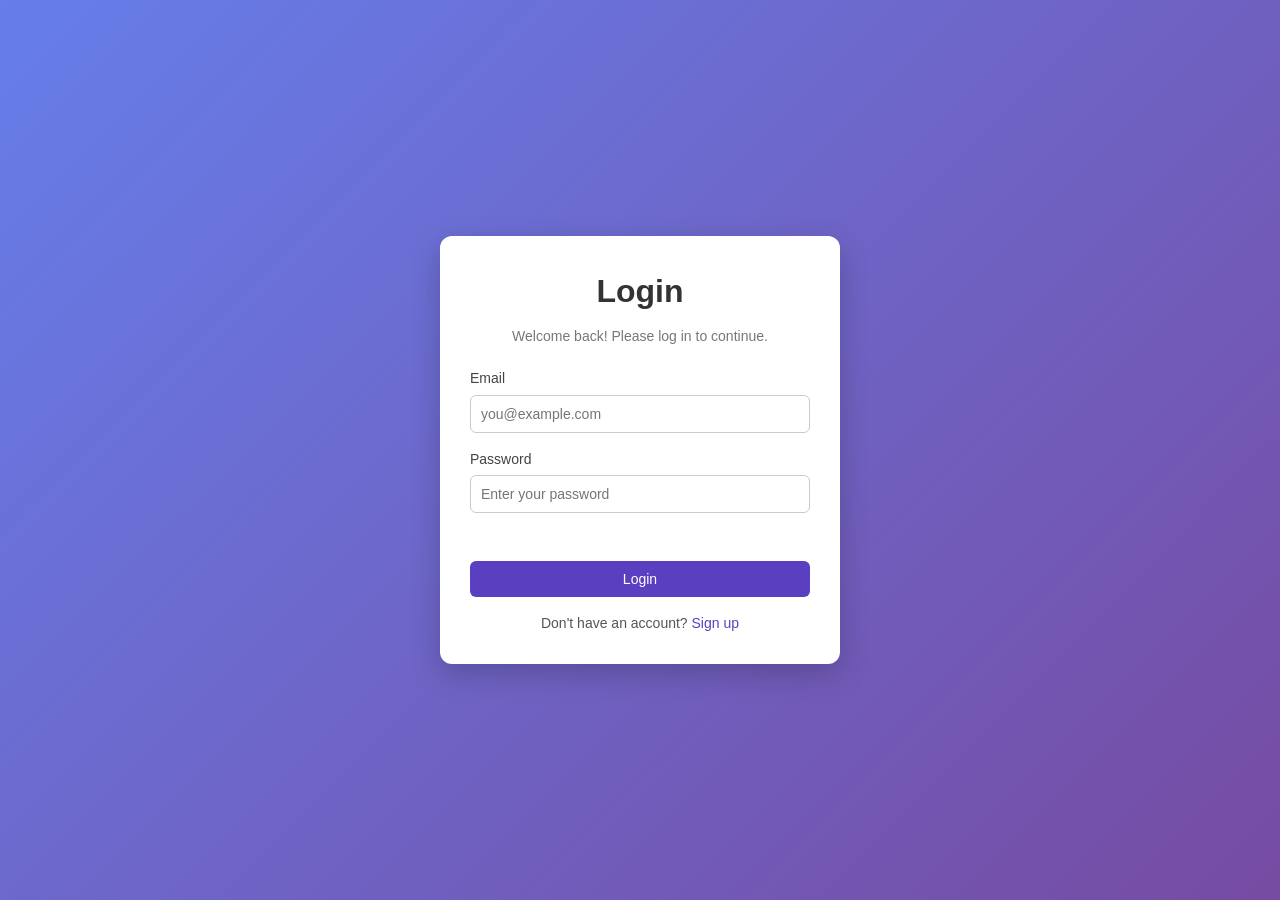
<file: index.html>
<!DOCTYPE html>
<html lang="en">
<head>
  <meta charset="UTF-8" />
  <meta name="viewport" content="width=device-width, initial-scale=1.0" />
  <title>Random Quotes Generator</title>
  <link rel="stylesheet" href="style.css" />
</head>
<body>
  <!-- Top navigation bar -->
  <nav class="navbar">
    <h2 class="logo">Quotes</h2>
    <div class="nav-links">
      <span id="userInfo"></span>
      <button id="logoutBtn" class="link-btn" style="display:none;">Logout</button>
    </div>
  </nav>

  <main class="container">
    <h1>Random Quotes Generator</h1>

    <!-- Category filter (optional feature) -->
    <div class="category-row">
      <label for="category">Category:</label>
      <select id="category">
        <option value="all">All</option>
        <option value="motivational">Motivational</option>
        <option value="life">Life</option>
        <option value="success">Success</option>
      </select>
    </div>

    <!-- Quote card -->
    <div class="quote-card">
      <p id="quoteText" class="quote-text">Click the button below to get a quote!</p>
      <p id="quoteAuthor" class="quote-author"></p>
    </div>

    <!-- Action buttons -->
    <div class="button-row">
      <button id="newQuoteBtn" class="btn primary">Generate New Quote</button>
      <button id="copyBtn" class="btn">Copy Quote</button>
      <button id="saveBtn" class="btn">Save Favorite</button>
    </div>

    <!-- Saved favorites section -->
    <section class="favorites">
      <h2>Favorite Quotes</h2>
      <ul id="favoritesList"></ul>
    </section>
  </main>

  <!-- Toast message -->
  <div id="toast" class="toast"></div>

  <script src="auth.js"></script>
  <script src="script.js"></script>
</body>
</html>
</file>
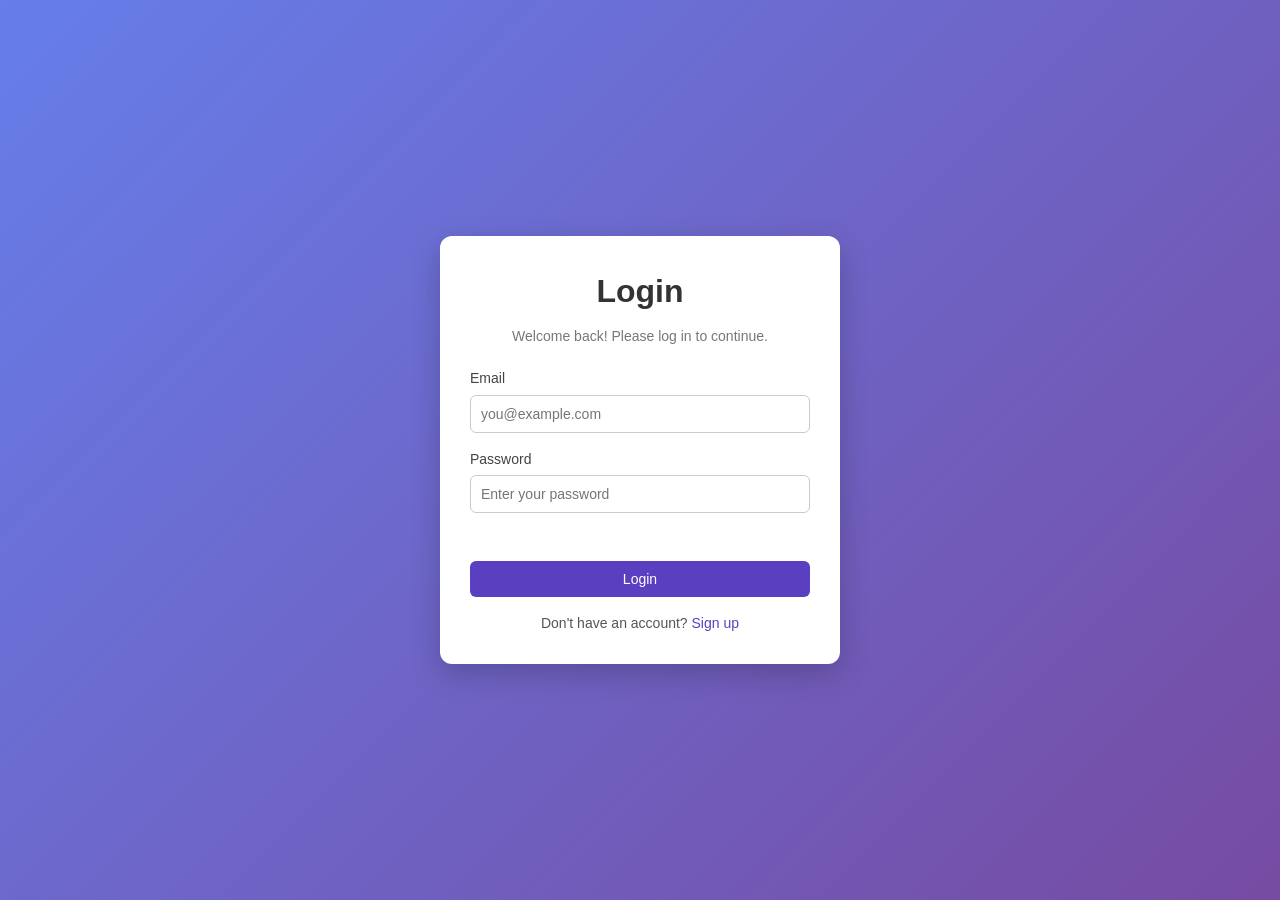
<file: login.html>
<!DOCTYPE html>
<html lang="en">
<head>
  <meta charset="UTF-8" />
  <meta name="viewport" content="width=device-width, initial-scale=1.0" />
  <title>Login - Quotes Generator</title>
  <link rel="stylesheet" href="style.css" />
</head>
<body>
  <main class="auth-container">
    <div class="auth-card">
      <h1>Login</h1>
      <p class="subtitle">Welcome back! Please log in to continue.</p>

      <form id="loginForm" novalidate>
        <div class="form-group">
          <label for="email">Email</label>
          <input type="email" id="email" placeholder="you@example.com" required />
        </div>

        <div class="form-group">
          <label for="password">Password</label>
          <input type="password" id="password" placeholder="Enter your password" required />
        </div>

        <p id="errorMsg" class="error-msg"></p>

        <button type="submit" class="btn primary full-width">Login</button>
      </form>

      <p class="auth-link">
        Don't have an account? <a href="signup.html">Sign up</a>
      </p>
    </div>
  </main>

  <script src="auth.js"></script>
  <script>
    // Handle login form submission
    document.getElementById("loginForm").addEventListener("submit", function (e) {
      e.preventDefault();
      const email = document.getElementById("email").value.trim();
      const password = document.getElementById("password").value;
      const errorMsg = document.getElementById("errorMsg");

      // Basic validation
      if (!email || !password) {
        errorMsg.textContent = "Please fill in all fields.";
        return;
      }
      if (!/^[^\s@]+@[^\s@]+\.[^\s@]+$/.test(email)) {
        errorMsg.textContent = "Please enter a valid email address.";
        return;
      }

      // Try to log in (auth.js)
      const result = loginUser(email, password);
      if (result.success) {
        window.location.href = "index.html";
      } else {
        errorMsg.textContent = result.message;
      }
    });
  </script>
</body>
</html>
</file>
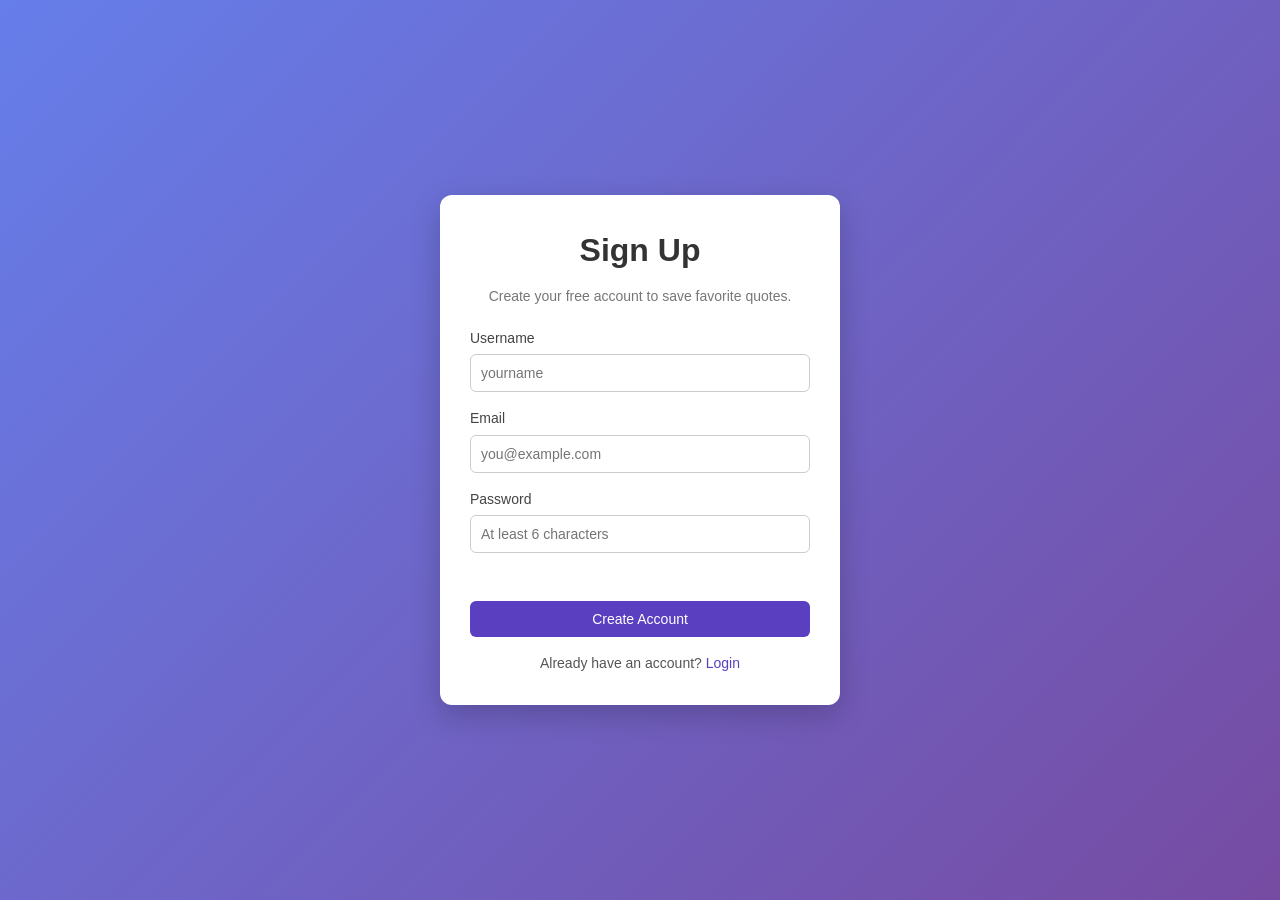
<file: signup.html>
<!DOCTYPE html>
<html lang="en">
<head>
  <meta charset="UTF-8" />
  <meta name="viewport" content="width=device-width, initial-scale=1.0" />
  <title>Sign Up - Quotes Generator</title>
  <link rel="stylesheet" href="style.css" />
</head>
<body>
  <main class="auth-container">
    <div class="auth-card">
      <h1>Sign Up</h1>
      <p class="subtitle">Create your free account to save favorite quotes.</p>

      <form id="signupForm" novalidate>
        <div class="form-group">
          <label for="username">Username</label>
          <input type="text" id="username" placeholder="yourname" required />
        </div>

        <div class="form-group">
          <label for="email">Email</label>
          <input type="email" id="email" placeholder="you@example.com" required />
        </div>

        <div class="form-group">
          <label for="password">Password</label>
          <input type="password" id="password" placeholder="At least 6 characters" required />
        </div>

        <p id="errorMsg" class="error-msg"></p>

        <button type="submit" class="btn primary full-width">Create Account</button>
      </form>

      <p class="auth-link">
        Already have an account? <a href="login.html">Login</a>
      </p>
    </div>
  </main>

  <script src="auth.js"></script>
  <script>
    // Handle signup form submission
    document.getElementById("signupForm").addEventListener("submit", function (e) {
      e.preventDefault();
      const username = document.getElementById("username").value.trim();
      const email = document.getElementById("email").value.trim();
      const password = document.getElementById("password").value;
      const errorMsg = document.getElementById("errorMsg");

      // Basic validation
      if (!username || !email || !password) {
        errorMsg.textContent = "Please fill in all fields.";
        return;
      }
      if (username.length < 2) {
        errorMsg.textContent = "Username must be at least 2 characters.";
        return;
      }
      if (!/^[^\s@]+@[^\s@]+\.[^\s@]+$/.test(email)) {
        errorMsg.textContent = "Please enter a valid email address.";
        return;
      }
      if (password.length < 6) {
        errorMsg.textContent = "Password must be at least 6 characters.";
        return;
      }

      // Try to register (auth.js)
      const result = registerUser(username, email, password);
      if (result.success) {
        window.location.href = "index.html";
      } else {
        errorMsg.textContent = result.message;
      }
    });
  </script>
</body>
</html>
</file>
<file: style.css>
/* ---------- Base styles ---------- */
* {
  box-sizing: border-box;
  margin: 0;
  padding: 0;
}

body {
  font-family: "Segoe UI", Tahoma, sans-serif;
  background: linear-gradient(135deg, #667eea, #764ba2);
  color: #333;
  min-height: 100vh;
  line-height: 1.6;
}

/* ---------- Navigation bar ---------- */
.navbar {
  display: flex;
  justify-content: space-between;
  align-items: center;
  padding: 15px 25px;
  background: rgba(255, 255, 255, 0.15);
  backdrop-filter: blur(8px);
  color: #fff;
}

.logo {
  font-size: 22px;
  font-weight: bold;
}

.nav-links {
  display: flex;
  align-items: center;
  gap: 12px;
}

.link-btn {
  background: none;
  border: 1px solid #fff;
  color: #fff;
  padding: 6px 14px;
  border-radius: 6px;
  cursor: pointer;
  font-size: 14px;
  transition: background 0.2s;
}

.link-btn:hover {
  background: rgba(255, 255, 255, 0.2);
}

/* ---------- Main container ---------- */
.container {
  max-width: 700px;
  margin: 40px auto;
  padding: 20px;
  text-align: center;
  color: #fff;
}

.container h1 {
  font-size: 28px;
  margin-bottom: 20px;
}

/* ---------- Category selector ---------- */
.category-row {
  margin-bottom: 20px;
}

.category-row label {
  margin-right: 8px;
  font-weight: 500;
}

.category-row select {
  padding: 6px 10px;
  border-radius: 6px;
  border: none;
  font-size: 14px;
  cursor: pointer;
}

/* ---------- Quote card ---------- */
.quote-card {
  background: #fff;
  color: #333;
  padding: 30px 25px;
  border-radius: 12px;
  box-shadow: 0 8px 20px rgba(0, 0, 0, 0.15);
  margin-bottom: 20px;
}

.quote-text {
  font-size: 20px;
  font-style: italic;
  margin-bottom: 12px;
}

.quote-author {
  font-weight: bold;
  color: #555;
}

/* ---------- Buttons ---------- */
.button-row {
  display: flex;
  justify-content: center;
  flex-wrap: wrap;
  gap: 10px;
  margin-bottom: 30px;
}

.btn {
  padding: 10px 18px;
  border: none;
  border-radius: 6px;
  background: #fff;
  color: #333;
  font-size: 14px;
  cursor: pointer;
  transition: transform 0.15s, background 0.2s, box-shadow 0.2s;
}

.btn:hover {
  background: #f1f1f1;
  transform: translateY(-2px);
  box-shadow: 0 4px 10px rgba(0, 0, 0, 0.1);
}

.btn.primary {
  background: #5a3fc0;
  color: #fff;
}

.btn.primary:hover {
  background: #4a32a0;
}

.full-width {
  width: 100%;
  margin-top: 10px;
}

/* ---------- Favorites ---------- */
.favorites {
  background: rgba(255, 255, 255, 0.95);
  color: #333;
  padding: 20px;
  border-radius: 12px;
  text-align: left;
}

.favorites h2 {
  margin-bottom: 12px;
  font-size: 20px;
}

#favoritesList {
  list-style: none;
}

#favoritesList li {
  padding: 10px;
  border-bottom: 1px solid #eee;
  display: flex;
  justify-content: space-between;
  align-items: center;
  gap: 10px;
}

#favoritesList li:last-child {
  border-bottom: none;
}

.remove-btn {
  background: #e74c3c;
  color: #fff;
  border: none;
  padding: 4px 10px;
  border-radius: 4px;
  cursor: pointer;
  font-size: 12px;
}

.remove-btn:hover {
  background: #c0392b;
}

/* ---------- Auth pages ---------- */
.auth-container {
  display: flex;
  justify-content: center;
  align-items: center;
  min-height: 100vh;
  padding: 20px;
}

.auth-card {
  background: #fff;
  padding: 30px;
  border-radius: 12px;
  width: 100%;
  max-width: 400px;
  box-shadow: 0 10px 30px rgba(0, 0, 0, 0.2);
}

.auth-card h1 {
  text-align: center;
  margin-bottom: 8px;
  color: #333;
}

.subtitle {
  text-align: center;
  color: #777;
  margin-bottom: 20px;
  font-size: 14px;
}

.form-group {
  margin-bottom: 15px;
}

.form-group label {
  display: block;
  margin-bottom: 5px;
  font-size: 14px;
  color: #444;
}

.form-group input {
  width: 100%;
  padding: 10px;
  border: 1px solid #ccc;
  border-radius: 6px;
  font-size: 14px;
}

.form-group input:focus {
  outline: none;
  border-color: #5a3fc0;
}

.error-msg {
  color: #e74c3c;
  font-size: 13px;
  min-height: 18px;
  margin-bottom: 5px;
}

.auth-link {
  text-align: center;
  margin-top: 15px;
  font-size: 14px;
  color: #555;
}

.auth-link a {
  color: #5a3fc0;
  text-decoration: none;
  font-weight: 500;
}

.auth-link a:hover {
  text-decoration: underline;
}

/* ---------- Toast notification ---------- */
.toast {
  position: fixed;
  bottom: 30px;
  left: 50%;
  transform: translateX(-50%) translateY(100px);
  background: #333;
  color: #fff;
  padding: 12px 20px;
  border-radius: 6px;
  opacity: 0;
  transition: all 0.3s ease;
  z-index: 1000;
}

.toast.show {
  opacity: 1;
  transform: translateX(-50%) translateY(0);
}

/* ---------- Responsive ---------- */
@media (max-width: 600px) {
  .container h1 {
    font-size: 22px;
  }
  .quote-text {
    font-size: 17px;
  }
  .button-row {
    flex-direction: column;
  }
  .btn {
    width: 100%;
  }
}
</file>
